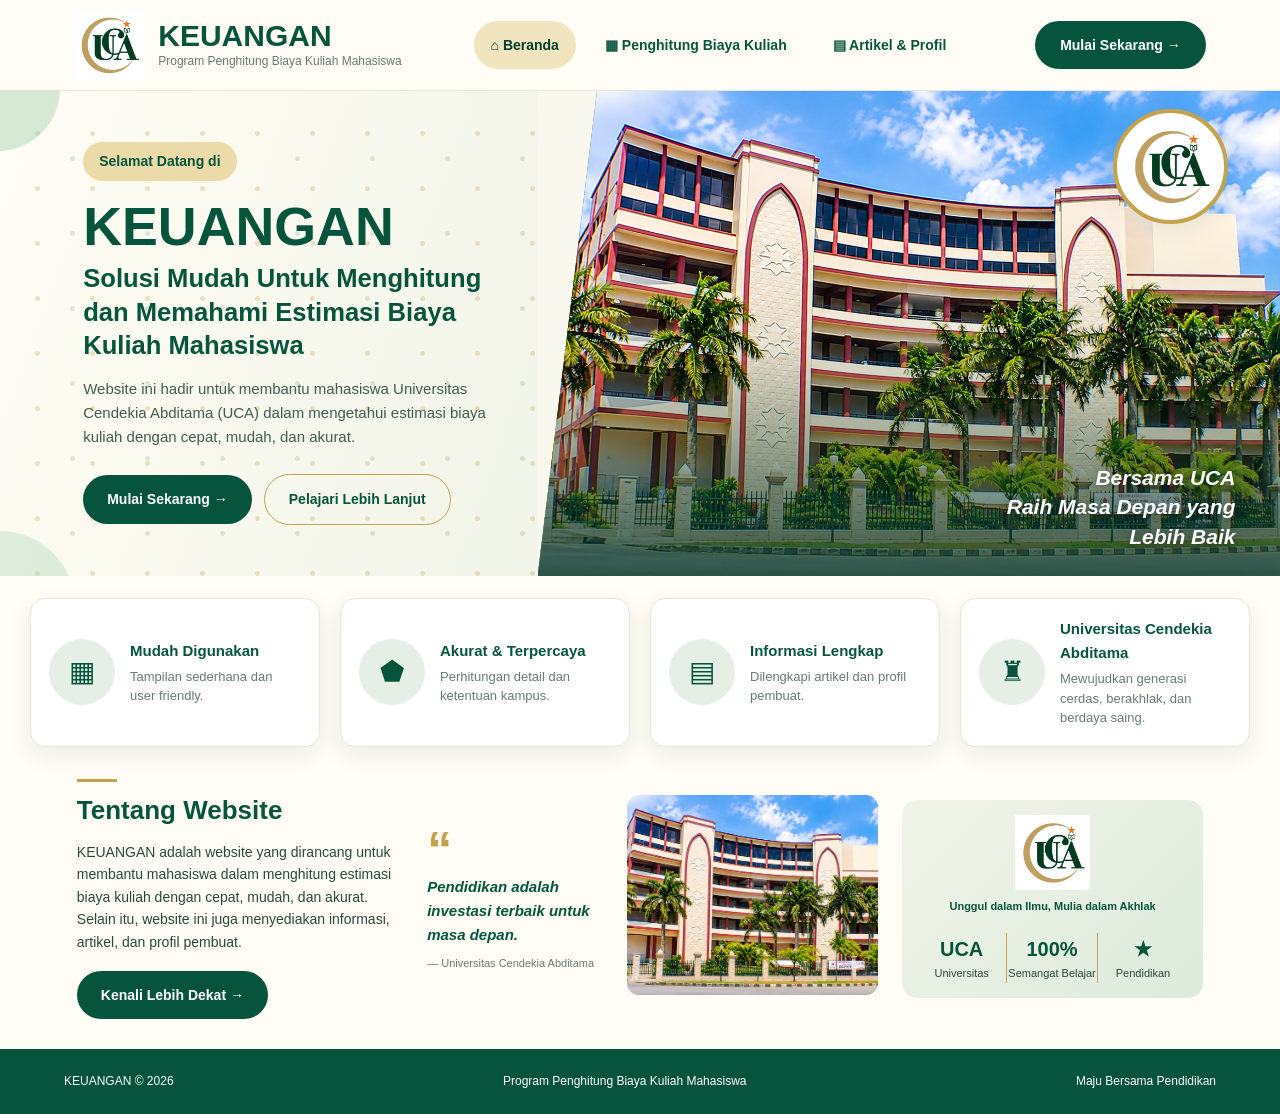
<file: index.html>
<!DOCTYPE html>
<html lang="id">
<head>
    <meta charset="UTF-8">
    <meta name="viewport" content="width=device-width, initial-scale=1.0">
    <title>KEUANGAN | Beranda</title>
    <link rel="stylesheet" href="style.css">
</head>
<body>

<!-- HEADER -->
<header class="site-header">
    <div class="header-content">

        <a href="index.html" class="brand">
            <img src="logo-uca.jpeg" alt="Logo UCA">
            <div>
                <h1>KEUANGAN</h1>
                <p>Program Penghitung Biaya Kuliah Mahasiswa</p>
            </div>
        </a>

        <nav class="main-nav">
            <a href="index.html" class="nav-link active">⌂ Beranda</a>
            <a href="kalkulator.html" class="nav-link">▦ Penghitung Biaya Kuliah</a>
            <a href="artikel.html" class="nav-link">▤ Artikel & Profil</a>
        </nav>

        <a href="kalkulator.html" class="header-button">
            Mulai Sekarang →
        </a>

    </div>
</header>

<main>

<!-- BERANDA UTAMA -->
<section class="home-hero" id="beranda">
    <div class="hero-content">

        <div class="hero-text">

            <span class="hero-label">Selamat Datang di</span>

            <h2>KEUANGAN</h2>

            <h3>
                Solusi Mudah Untuk Menghitung dan Memahami
                Estimasi Biaya Kuliah Mahasiswa
            </h3>

            <p>
                Website ini hadir untuk membantu mahasiswa
                Universitas Cendekia Abditama (UCA) dalam mengetahui
                estimasi biaya kuliah dengan cepat, mudah, dan akurat.
            </p>

            <div class="hero-buttons">

                <a href="kalkulator.html" class="button-primary">
                    Mulai Sekarang →
                </a>

                <a href="artikel.html" class="button-outline">
                    Pelajari Lebih Lanjut
                </a>

            </div>

        </div>

        <div class="hero-image">

            <img src="kampus-uca.jpeg" alt="Gedung Kampus UCA">

            <img src="logo-uca.jpeg" alt="Logo UCA" class="hero-logo">

            <div class="hero-caption">
                Bersama UCA<br>
                Raih Masa Depan yang Lebih Baik
            </div>

        </div>

    </div>
</section>


<!-- KEUNGGULAN WEBSITE -->
<section class="home-features">

    <div class="feature-card">
        <div class="feature-icon">▦</div>
        <div>
            <h3>Mudah Digunakan</h3>
            <p>Tampilan sederhana dan user friendly.</p>
        </div>
    </div>

    <div class="feature-card">
        <div class="feature-icon">⬟</div>
        <div>
            <h3>Akurat & Terpercaya</h3>
            <p>Perhitungan detail dan ketentuan kampus.</p>
        </div>
    </div>

    <div class="feature-card">
        <div class="feature-icon">▤</div>
        <div>
            <h3>Informasi Lengkap</h3>
            <p>Dilengkapi artikel dan profil pembuat.</p>
        </div>
    </div>

    <div class="feature-card">
        <div class="feature-icon">♜</div>
        <div>
            <h3>Universitas Cendekia Abditama</h3>
            <p>Mewujudkan generasi cerdas, berakhlak, dan berdaya saing.</p>
        </div>
    </div>

</section>


<!-- TENTANG WEBSITE -->
<section class="about-home" id="tentang">

    <div class="about-text">

        <span class="about-line"></span>

        <h2>Tentang Website</h2>

        <p>
            KEUANGAN adalah website yang dirancang untuk membantu
            mahasiswa dalam menghitung estimasi biaya kuliah
            dengan cepat, mudah, dan akurat. Selain itu, website
            ini juga menyediakan informasi, artikel, dan profil pembuat.
        </p>

        <a href="artikel.html" class="button-primary">
            Kenali Lebih Dekat →
        </a>

    </div>

    <div class="about-quote">

        <strong>“</strong>

        <blockquote>
            Pendidikan adalah investasi terbaik untuk masa depan.
        </blockquote>

        <small>— Universitas Cendekia Abditama</small>

    </div>

    <div class="about-campus">
        <img src="kampus-uca.jpeg" alt="Lingkungan Kampus UCA">
    </div>

    <div class="about-statistics">

        <img src="logo-uca.jpeg" alt="Logo UCA">

        <p>Unggul dalam Ilmu, Mulia dalam Akhlak</p>

        <div class="statistics-items">

            <div>
                <strong>UCA</strong>
                <span>Universitas</span>
            </div>

            <div>
                <strong>100%</strong>
                <span>Semangat Belajar</span>
            </div>

            <div>
                <strong>★</strong>
                <span>Pendidikan</span>
            </div>

        </div>

    </div>

</section>

</main>

<!-- FOOTER -->
<footer class="site-footer">
    <p>KEUANGAN © 2026</p>
    <p>Program Penghitung Biaya Kuliah Mahasiswa</p>
    <p>Maju Bersama Pendidikan</p>
</footer>

</body>
</html>
</file>
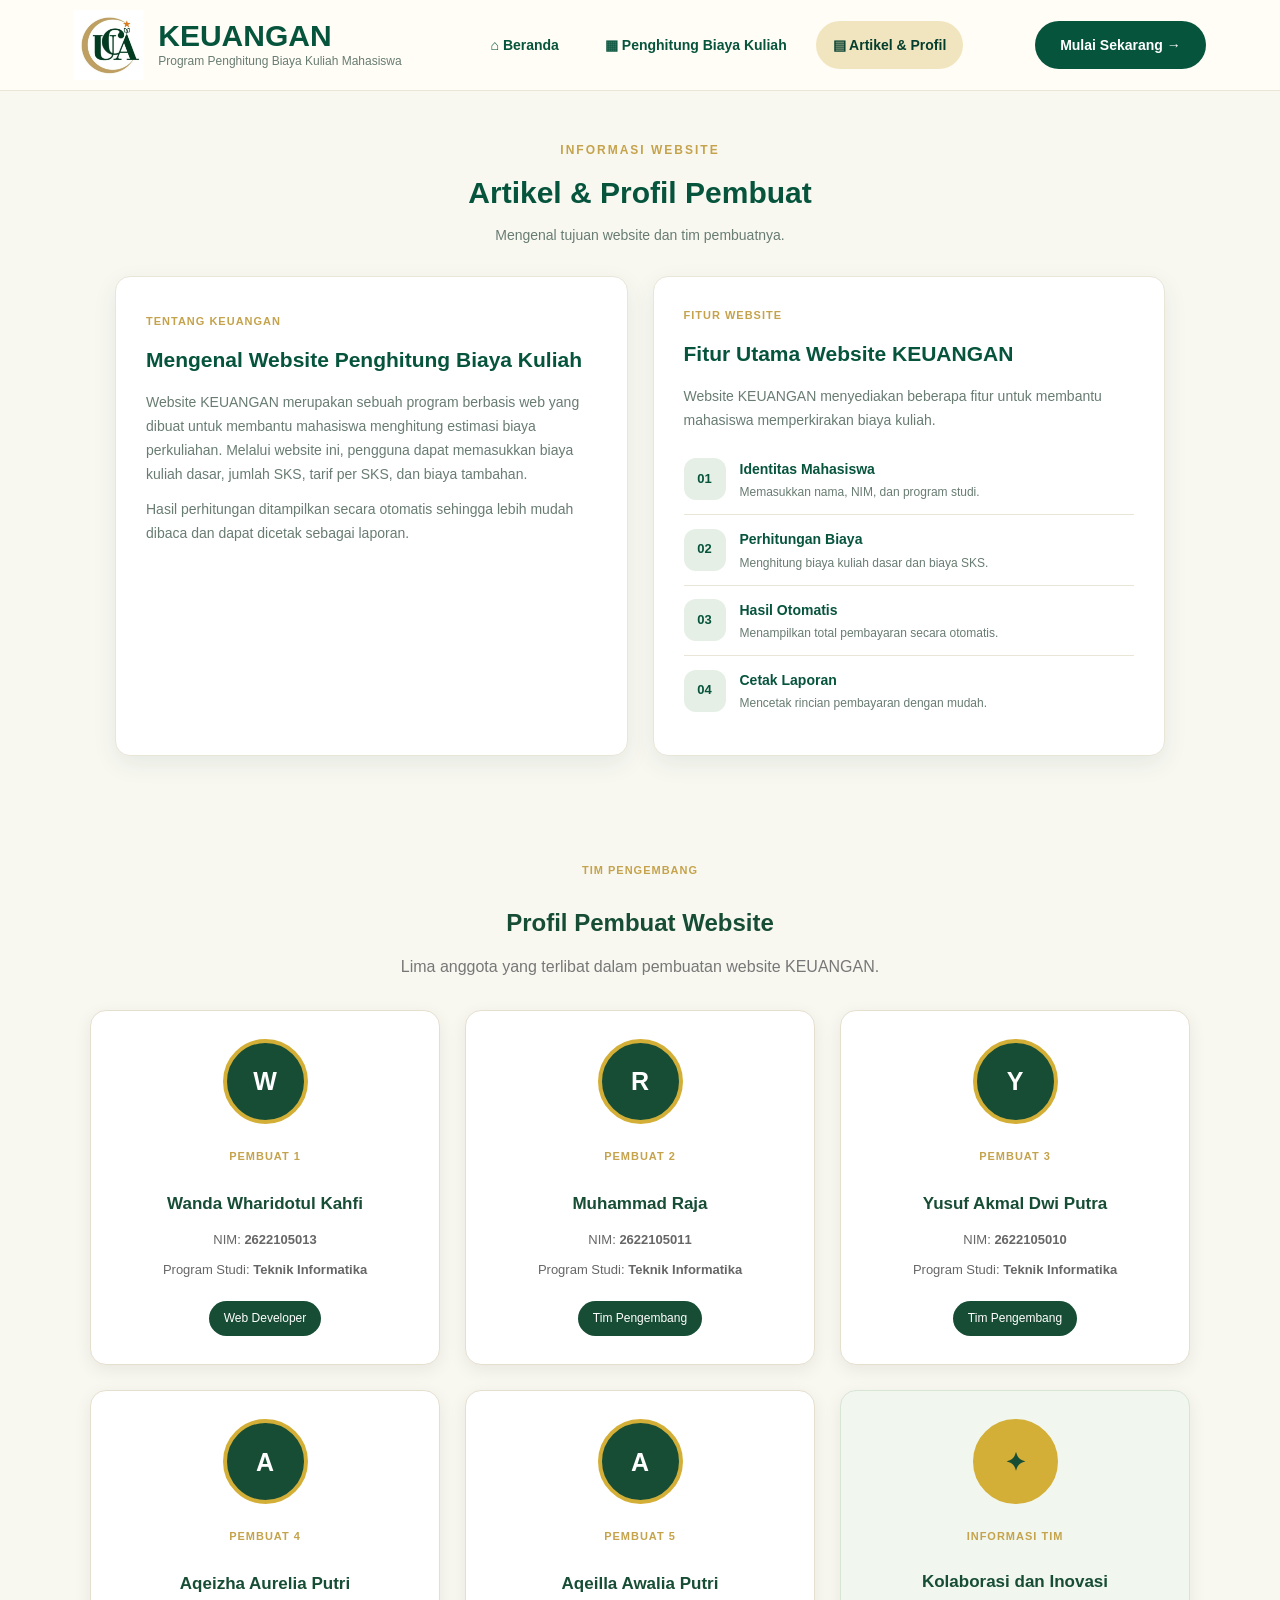
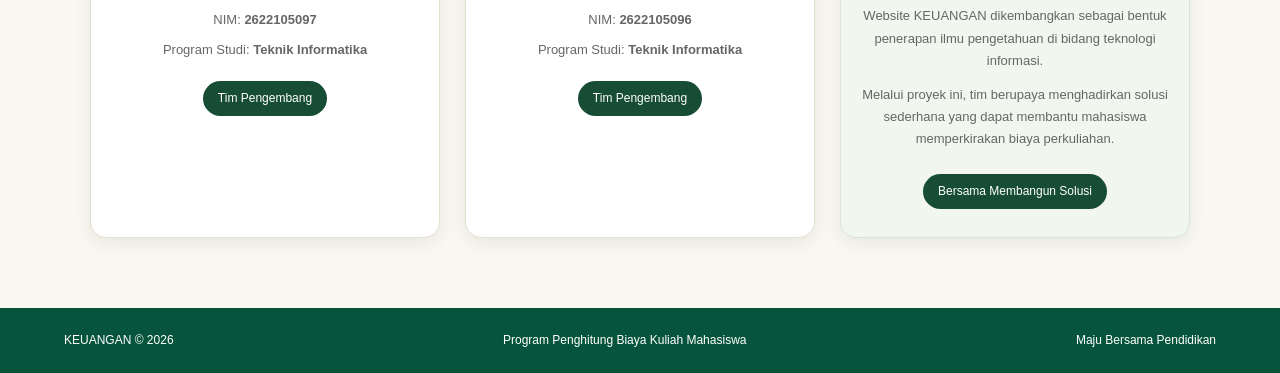
<file: artikel.html>
<!DOCTYPE html>
<html lang="id">
<head>
    <meta charset="UTF-8">
    <meta name="viewport" content="width=device-width, initial-scale=1.0">
    <title>KEUANGAN | Artikel & Profil</title>
    <link rel="stylesheet" href="style.css">
</head>
<body>

<!-- HEADER -->
<header class="site-header">
    <div class="header-content">

        <a href="index.html" class="brand">
            <img src="logo-uca.jpeg" alt="Logo UCA">
            <div>
                <h1>KEUANGAN</h1>
                <p>Program Penghitung Biaya Kuliah Mahasiswa</p>
            </div>
        </a>

        <nav class="main-nav">
            <a href="index.html" class="nav-link">⌂ Beranda</a>
            <a href="kalkulator.html" class="nav-link">▦ Penghitung Biaya Kuliah</a>
            <a href="artikel.html" class="nav-link active">▤ Artikel & Profil</a>
        </nav>

        <a href="kalkulator.html" class="header-button">
            Mulai Sekarang →
        </a>

    </div>
</header>

<main>

<section class="article-section" id="artikel">

    <div class="page-heading">
        <span>INFORMASI WEBSITE</span>
        <h2>Artikel & Profil Pembuat</h2>
        <p>Mengenal tujuan website dan tim pembuatnya.</p>
    </div>

    <div class="article-grid">

        <!-- ARTIKEL -->
        <article class="article-card">

            <span class="article-label">TENTANG KEUANGAN</span>

            <h3>Mengenal Website Penghitung Biaya Kuliah</h3>

            <p>
                Website KEUANGAN merupakan sebuah program berbasis
                web yang dibuat untuk membantu mahasiswa menghitung
                estimasi biaya perkuliahan. Melalui website ini,
                pengguna dapat memasukkan biaya kuliah dasar,
                jumlah SKS, tarif per SKS, dan biaya tambahan.
            </p>

            <p>
                Hasil perhitungan ditampilkan secara otomatis
                sehingga lebih mudah dibaca dan dapat dicetak
                sebagai laporan.
            </p>

        </article>

        
<!-- FITUR UTAMA WEBSITE -->
<article class="article-card feature-article-card">

    <span class="article-label">FITUR WEBSITE</span>

    <h3>Fitur Utama Website KEUANGAN</h3>

    <p>
        Website KEUANGAN menyediakan beberapa fitur
        untuk membantu mahasiswa memperkirakan biaya kuliah.
    </p>

    <div class="article-feature-item">
        <div class="article-feature-icon">01</div>
        <div>
            <h4>Identitas Mahasiswa</h4>
            <p>Memasukkan nama, NIM, dan program studi.</p>
        </div>
    </div>

    <div class="article-feature-item">
        <div class="article-feature-icon">02</div>
        <div>
            <h4>Perhitungan Biaya</h4>
            <p>Menghitung biaya kuliah dasar dan biaya SKS.</p>
        </div>
    </div>

    <div class="article-feature-item">
        <div class="article-feature-icon">03</div>
        <div>
            <h4>Hasil Otomatis</h4>
            <p>Menampilkan total pembayaran secara otomatis.</p>
        </div>
    </div>

    <div class="article-feature-item">
        <div class="article-feature-icon">04</div>
        <div>
            <h4>Cetak Laporan</h4>
            <p>Mencetak rincian pembayaran dengan mudah.</p>
        </div>
    </div>

</article>


    </div>

<!-- PROFIL LIMA PEMBUAT -->
<div class="profile-heading">
    <span class="article-label">TIM PENGEMBANG</span>
    <h2>Profil Pembuat Website</h2>
    <p>Lima anggota yang terlibat dalam pembuatan website KEUANGAN.</p>
</div>

<div class="profile-container">

    <!-- PROFIL 1 -->
    <article class="profile-card">
        <div class="profile-avatar">W</div>
        <span class="article-label">PEMBUAT 1</span>
        <h3>Wanda Wharidotul Kahfi</h3>
        <p>NIM: <strong>2622105013</strong></p>
        <p>Program Studi: <strong>Teknik Informatika</strong></p>
        <span class="profile-role">Web Developer</span>
    </article>

    <!-- PROFIL 2 -->
    <article class="profile-card">
        <div class="profile-avatar">R</div>
        <span class="article-label">PEMBUAT 2</span>
        <h3>Muhammad Raja</h3>
        <p>NIM: <strong>2622105011</strong></p>
        <p>Program Studi: <strong>Teknik Informatika</strong></p>
        <span class="profile-role">Tim Pengembang</span>
    </article>

    <!-- PROFIL 3 -->
    <article class="profile-card">
        <div class="profile-avatar">Y</div>
        <span class="article-label">PEMBUAT 3</span>
        <h3>Yusuf Akmal Dwi Putra</h3>
        <p>NIM: <strong>2622105010</strong></p>
        <p>Program Studi: <strong>Teknik Informatika</strong></p>
        <span class="profile-role">Tim Pengembang</span>
    </article>

    <!-- PROFIL 4 -->
    <article class="profile-card">
        <div class="profile-avatar">A</div>
        <span class="article-label">PEMBUAT 4</span>
        <h3>Aqeizha Aurelia Putri</h3>
        <p>NIM: <strong>2622105097</strong></p>
        <p>Program Studi: <strong>Teknik Informatika</strong></p>
        <span class="profile-role">Tim Pengembang</span>
    </article>

    <!-- PROFIL 5 -->
    <article class="profile-card">
        <div class="profile-avatar">A</div>
        <span class="article-label">PEMBUAT 5</span>
        <h3>Aqeilla Awalia Putri</h3>
        <p>NIM: <strong>2622105096</strong></p>
        <p>Program Studi: <strong>Teknik Informatika</strong></p>
        <span class="profile-role">Tim Pengembang</span>
    </article>

    <!-- KARTU INFORMASI TAMBAHAN -->
    <article class="profile-card profile-info-card">

        <div class="profile-avatar">✦</div>

        <span class="article-label">INFORMASI TIM</span>

        <h3>Kolaborasi dan Inovasi</h3>

        <p>
            Website KEUANGAN dikembangkan sebagai bentuk
            penerapan ilmu pengetahuan di bidang teknologi
            informasi.
        </p>

        <p>
            Melalui proyek ini, tim berupaya menghadirkan
            solusi sederhana yang dapat membantu mahasiswa
            memperkirakan biaya perkuliahan.
        </p>

        <span class="profile-role">Bersama Membangun Solusi</span>

    </article>

</div>


</section>

</main>

<!-- FOOTER -->
<footer class="site-footer">
    <p>KEUANGAN © 2026</p>
    <p>Program Penghitung Biaya Kuliah Mahasiswa</p>
    <p>Maju Bersama Pendidikan</p>
</footer>

</body>
</html>
</file>
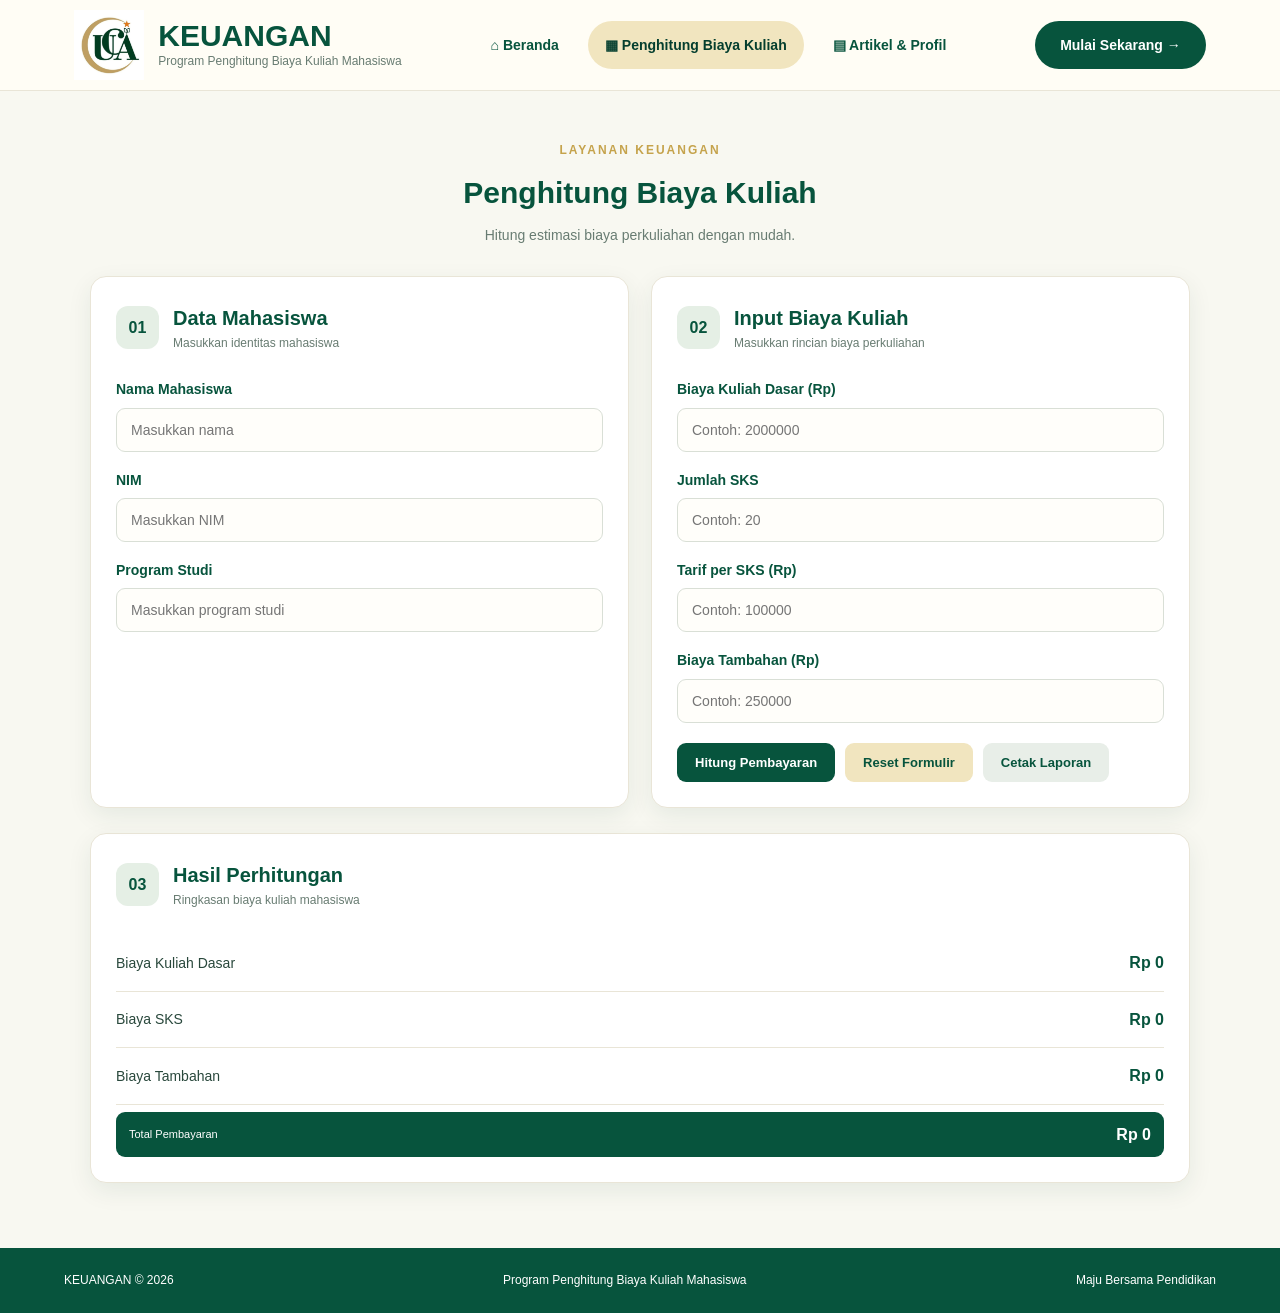
<file: kalkulator.html>
<!DOCTYPE html>
<html lang="id">
<head>
    <meta charset="UTF-8">
    <meta name="viewport" content="width=device-width, initial-scale=1.0">
    <title>KEUANGAN | Kalkulator Biaya Kuliah</title>
    <link rel="stylesheet" href="style.css">
</head>
<body>

<!-- HEADER -->
<header class="site-header">
    <div class="header-content">

        <a href="index.html" class="brand">
            <img src="logo-uca.jpeg" alt="Logo UCA">
            <div>
                <h1>KEUANGAN</h1>
                <p>Program Penghitung Biaya Kuliah Mahasiswa</p>
            </div>
        </a>

        <nav class="main-nav">
            <a href="index.html" class="nav-link">⌂ Beranda</a>
            <a href="kalkulator.html" class="nav-link active">▦ Penghitung Biaya Kuliah</a>
            <a href="artikel.html" class="nav-link">▤ Artikel & Profil</a>
        </nav>

        <a href="kalkulator.html" class="header-button">
            Mulai Sekarang →
        </a>

    </div>
</header>


<main>

<section class="calculator-section" id="kalkulator">

    <div class="page-heading">
        <span>LAYANAN KEUANGAN</span>
        <h2>Penghitung Biaya Kuliah</h2>
        <p>Hitung estimasi biaya perkuliahan dengan mudah.</p>
    </div>

    <div class="calculator-grid">

        <!-- DATA MAHASISWA -->
        <section class="card screen-only data-card">

            <div class="section-heading">
                <span class="section-number">01</span>

                <div>
                    <h2>Data Mahasiswa</h2>
                    <p>Masukkan identitas mahasiswa</p>
                </div>
            </div>

            <div class="form-group">
                <label for="nama">Nama Mahasiswa</label>
                <input type="text" id="nama" placeholder="Masukkan nama">
            </div>

            <div class="form-group">
                <label for="nim">NIM</label>
                <input type="text" id="nim" placeholder="Masukkan NIM">
            </div>

            <div class="form-group">
                <label for="prodi">Program Studi</label>
                <input type="text" id="prodi" placeholder="Masukkan program studi">
            </div>

        </section>


        <!-- INPUT BIAYA -->
        <section class="card screen-only input-card">

            <div class="section-heading">
                <span class="section-number">02</span>

                <div>
                    <h2>Input Biaya Kuliah</h2>
                    <p>Masukkan rincian biaya perkuliahan</p>
                </div>
            </div>

            <div class="form-group">
                <label for="biayaKuliah">Biaya Kuliah Dasar (Rp)</label>
                <input type="number" id="biayaKuliah" min="0"
                    step="1" placeholder="Contoh: 2000000">
            </div>

            <div class="form-group">
                <label for="jumlahSKS">Jumlah SKS</label>
                <input type="number" id="jumlahSKS" min="0"
                    step="1" placeholder="Contoh: 20">
            </div>

            <div class="form-group">
                <label for="tarifSKS">Tarif per SKS (Rp)</label>
                <input type="number" id="tarifSKS" min="0"
                    step="1" placeholder="Contoh: 100000">
            </div>

            <div class="form-group">
                <label for="biayaTambahan">Biaya Tambahan (Rp)</label>
                <input type="number" id="biayaTambahan" min="0"
                    step="1" placeholder="Contoh: 250000">
            </div>

            <div class="button-group">

                <button type="button" id="hitungBtn" class="btn btn-primary">
                    Hitung Pembayaran
                </button>

                <button type="button" id="resetBtn" class="btn btn-secondary">
                    Reset Formulir
                </button>

                <button type="button" id="cetakBtn" class="btn btn-print">
                    Cetak Laporan
                </button>

            </div>

        </section>

    </div>


    <!-- HASIL PERHITUNGAN -->
    <section class="card screen-results screen-only">

        <div class="section-heading">
            <span class="section-number">03</span>

            <div>
                <h2>Hasil Perhitungan</h2>
                <p>Ringkasan biaya kuliah mahasiswa</p>
            </div>
        </div>

        <div class="result-row">
            <span>Biaya Kuliah Dasar</span>
            <strong id="hasilDasar">Rp 0</strong>
        </div>

        <div class="result-row">
            <span>Biaya SKS</span>
            <strong id="hasilSKS">Rp 0</strong>
        </div>

        <div class="result-row">
            <span>Biaya Tambahan</span>
            <strong id="hasilTambahan">Rp 0</strong>
        </div>

        <div class="result-total">
            <span>Total Pembayaran</span>
            <strong id="hasilTotal">Rp 0</strong>
        </div>

    </section>


    <!-- LAPORAN CETAK -->
    <section class="print-report">

        <div class="report-header">
            <h2>LAPORAN RINCIAN PEMBAYARAN BIAYA KULIAH</h2>
            <p>Program Penghitung Biaya Kuliah Mahasiswa</p>
        </div>

        <h3>A. Identitas Mahasiswa</h3>

        <table>
            <tbody>
                <tr>
                    <td>Nama Mahasiswa</td>
                    <td id="cetakNama">-</td>
                </tr>

                <tr>
                    <td>NIM</td>
                    <td id="cetakNim">-</td>
                </tr>

                <tr>
                    <td>Program Studi</td>
                    <td id="cetakProdi">-</td>
                </tr>
            </tbody>
        </table>

        <h3>B. Rincian Pembayaran</h3>

        <table>
            <thead>
                <tr>
                    <th>Jenis Biaya</th>
                    <th>Jumlah</th>
                </tr>
            </thead>

            <tbody>
                <tr>
                    <td>Biaya Kuliah Dasar</td>
                    <td id="cetakDasar">Rp 0</td>
                </tr>

                <tr>
                    <td>Biaya SKS</td>
                    <td id="cetakSKS">Rp 0</td>
                </tr>

                <tr>
                    <td>Biaya Tambahan</td>
                    <td id="cetakTambahan">Rp 0</td>
                </tr>

                <tr>
                    <th>Total Pembayaran</th>
                    <th id="cetakTotal">Rp 0</th>
                </tr>
            </tbody>
        </table>

        <div class="report-note">
            Laporan dibuat melalui program KEUANGAN.
        </div>

        <div class="signature">

            <p id="tanggalCetak">Tanggal: -</p>
            <p>Mahasiswa,</p>

            <div class="signature-space"></div>

            <p id="namaTandaTangan">(Nama Mahasiswa)</p>
            <p>NIM: <span id="nimTandaTangan">-</span></p>

        </div>

    </section>

</section>

</main>


<!-- FOOTER -->
<footer class="site-footer">
    <p>KEUANGAN © 2026</p>
    <p>Program Penghitung Biaya Kuliah Mahasiswa</p>
    <p>Maju Bersama Pendidikan</p>
</footer>

<script src="script.js"></script>

</body>
</html>
</file>
<file: style.css>
/* KEUANGAN UCA TEMA HIJAU, EMAS, DAN IVORY */

:root {
    --hijau: #07543d;
    --hijau-gelap: #043e2e;
    --hijau-muda: #e5efe5;
    --emas: #c5a34c;
    --emas-muda: #f1e5bf;
    --ivory: #fffdf5;
    --putih: #ffffff;
    --teks: #29483c;
    --abu: #687c72;
    --border: #e9e5d7;
    --bayangan: 0 8px 25px rgba(4, 62, 46, 0.08);
}

* {
    margin: 0;
    padding: 0;
    box-sizing: border-box;
}

html {
    scroll-behavior: smooth;
}

body {
    font-family: Arial, Helvetica, sans-serif;
    background: var(--ivory);
    color: var(--teks);
    line-height: 1.6;
}

img {
    max-width: 100%;
}

a {
    text-decoration: none;
}

/* HEADER DAN NAVIGASI */

.site-header {
    width: 100%;
    background: rgba(255, 253, 245, 0.98);
    border-bottom: 1px solid var(--border);
    position: sticky;
    top: 0;
    z-index: 1000;
}

.header-content {
    width: 100%;
    max-width: 1500px;
    min-height: 84px;
    margin: auto;
    padding: 10px 5.8%;
    display: flex;
    align-items: center;
    justify-content: space-between;
    gap: 25px;
}

.brand {
    display: flex;
    align-items: center;
    gap: 14px;
    color: var(--hijau);
    flex-shrink: 0;
}

.brand img {
    width: 70px;
    height: 70px;
    object-fit: contain;
}

.brand h1 {
    font-size: 30px;
    line-height: 1.1;
    font-weight: 800;
}

.brand p {
    font-size: 12px;
    color: var(--abu);
}

.main-nav {
    display: flex;
    align-items: center;
    justify-content: center;
    gap: 12px;
}

.nav-link {
    color: var(--hijau);
    padding: 13px 17px;
    border-radius: 30px;
    font-size: 14px;
    font-weight: 600;
    white-space: nowrap;
    transition: 0.25s;
}

.nav-link:hover,
.nav-link.active {
    background: var(--emas-muda);
    color: var(--hijau-gelap);
}

.header-button {
    background: var(--hijau);
    color: white;
    padding: 13px 25px;
    border-radius: 30px;
    font-size: 14px;
    font-weight: 700;
    white-space: nowrap;
    transition: 0.25s;
}

.header-button:hover {
    background: var(--hijau-gelap);
}

/* BERANDA / HERO */

.home-hero {
    width: 100%;
    min-height: 485px;
    overflow: hidden;
    background: #f8f8ee;
}

.hero-content {
    width: 100%;
    min-height: 485px;
    display: grid;
    grid-template-columns: 42% 58%;
    align-items: stretch;
    gap: 0;
}

/* TEKS SEBELAH KIRI */

.hero-text {
    position: relative;
    z-index: 2;
    display: flex;
    flex-direction: column;
    justify-content: center;
    align-items: flex-start;
    padding: 40px 35px 40px 6.5vw;
    background: linear-gradient(110deg, #fffdf5, #f1f4e8);
}

.hero-label {
    display: inline-block;
    width: fit-content;
    padding: 8px 16px;
    margin-bottom: 12px;
    border-radius: 30px;
    background: #eadba8;
    color: var(--hijau);
    font-size: 14px;
    font-weight: 700;
}

.hero-text h2 {
    margin: 5px 0 8px;
    color: var(--hijau);
    font-size: clamp(42px, 4.2vw, 68px);
    font-weight: 900;
    line-height: 1.05;
}

.hero-text h3 {
    margin-bottom: 15px;
    color: var(--hijau);
    font-size: clamp(19px, 2vw, 29px);
    line-height: 1.3;
}

.hero-text p {
    max-width: 480px;
    margin-bottom: 20px;
    color: #405d50;
    font-size: 15px;
    line-height: 1.6;
}

/* TOMBOL BERANDA */

.hero-buttons {
    display: flex;
    flex-wrap: wrap;
    align-items: center;
    gap: 12px;
    margin-top: 5px;
}

.button-primary,
.button-outline {
    display: inline-flex;
    align-items: center;
    justify-content: center;
    padding: 13px 24px;
    border-radius: 30px;
    font-size: 14px;
    font-weight: 700;
    transition: 0.25s;
}

.button-primary {
    background: var(--hijau);
    color: white;
}

.button-primary:hover {
    background: var(--hijau-gelap);
    transform: translateY(-2px);
}

.button-outline {
    border: 1px solid var(--emas);
    color: var(--hijau);
    background: transparent;
}

.button-outline:hover {
    background: var(--emas-muda);
}

/* FOTO KAMPUS SEBELAH KANAN */

.hero-image {
    position: relative;
    z-index: 1;
    width: 100%;
    height: 485px;
    min-height: 485px;
    overflow: hidden;
    isolation: isolate;
    background: var(--hijau);
    clip-path: polygon(8% 0, 100% 0, 100% 100%, 0 100%);
}

.hero-image > img:first-child {
    position: absolute;
    inset: 0;
    display: block;
    width: 100%;
    height: 100%;
    object-fit: cover;
    object-position: center center;
}

.hero-image::after {
    content: "";
    position: absolute;
    inset: 0;
    z-index: 1;
    pointer-events: none;
    background: linear-gradient(
        to top,
        rgba(3, 55, 39, 0.78),
        rgba(3, 55, 39, 0.08) 48%,
        transparent 72%
    );
}

/* LOGO DI ATAS FOTO */

.hero-logo {
    position: absolute;
    top: 18px;
    right: 7%;
    z-index: 3;
    width: 115px;
    height: 115px;
    padding: 8px;
    object-fit: contain;
    border: 4px solid var(--emas);
    border-radius: 50%;
    background: white;
    box-shadow: var(--bayangan);
}

/* TULISAN DI FOTO */

.hero-caption {
    position: absolute;
    z-index: 3;
    right: 6%;
    bottom: 25px;
    max-width: 280px;
    color: white;
    text-align: right;
    font-size: 21px;
    font-weight: 700;
    font-style: italic;
    line-height: 1.4;
    text-shadow: 0 2px 8px rgba(0, 0, 0, 0.4);
}

/* KEUNGGULAN WEBSITE */

.home-features {
    max-width: 1400px;
    margin: auto;
    padding: 22px 30px;
    display: grid;
    grid-template-columns: repeat(4, 1fr);
    gap: 20px;
    background: var(--ivory);
}

.feature-card {
    display: flex;
    align-items: center;
    gap: 15px;
    padding: 18px;
    background: white;
    border: 1px solid var(--border);
    border-radius: 15px;
    box-shadow: var(--bayangan);
}

.feature-icon {
    width: 66px;
    height: 66px;
    flex-shrink: 0;
    display: flex;
    justify-content: center;
    align-items: center;
    background: var(--hijau-muda);
    color: var(--hijau);
    border-radius: 50%;
    font-size: 28px;
}

.feature-card h3 {
    color: var(--hijau);
    font-size: 15px;
    margin-bottom: 4px;
}

.feature-card p {
    color: var(--abu);
    font-size: 13px;
    line-height: 1.5;
}

/* TENTANG WEBSITE */

.about-home {
    max-width: 1400px;
    margin: auto;
    padding: 10px 6% 30px;
    display: grid;
    grid-template-columns: 1.3fr 0.7fr 1fr 1.2fr;
    align-items: center;
    gap: 24px;
}

.about-text h2 {
    color: var(--hijau);
    font-size: 26px;
    margin: 8px 0 10px;
}

.about-line {
    display: block;
    width: 40px;
    height: 3px;
    background: var(--emas);
}

.about-text p {
    color: var(--teks);
    font-size: 14px;
    line-height: 1.6;
    margin-bottom: 18px;
}

.about-quote strong {
    color: var(--emas);
    font-size: 50px;
    line-height: 1;
}

.about-quote blockquote {
    color: var(--hijau);
    font-size: 15px;
    font-style: italic;
    font-weight: 600;
}

.about-quote small {
    display: block;
    color: var(--abu);
    font-size: 11px;
    margin-top: 8px;
}

.about-campus img {
    width: 100%;
    height: 200px;
    object-fit: cover;
    border-radius: 12px;
}

.about-statistics {
    background: linear-gradient(135deg, #f1f4e8, #dcebdc);
    border-radius: 15px;
    padding: 15px;
    text-align: center;
}

.about-statistics > img {
    width: 75px;
    height: 75px;
    object-fit: contain;
}

.about-statistics > p {
    color: var(--hijau);
    font-size: 11px;
    font-weight: 600;
}

.statistics-items {
    display: grid;
    grid-template-columns: repeat(3, 1fr);
    margin-top: 18px;
}

.statistics-items div {
    display: flex;
    flex-direction: column;
    border-right: 1px solid var(--emas);
}

.statistics-items div:last-child {
    border-right: none;
}

.statistics-items strong {
    color: var(--hijau);
    font-size: 20px;
}

.statistics-items span {
    color: var(--teks);
    font-size: 11px;
}

/* JUDUL HALAMAN */

.page-heading {
    text-align: center;
    padding: 45px 20px 30px;
}

.page-heading > span {
    color: var(--emas);
    font-size: 12px;
    font-weight: 800;
    letter-spacing: 2px;
}

.page-heading h2 {
    color: var(--hijau);
    font-size: 30px;
    margin: 7px 0;
}

.page-heading p {
    color: var(--abu);
    font-size: 14px;
}

/* KALKULATOR */

.calculator-section,
.article-section {
    min-height: 75vh;
    padding-bottom: 40px;
    background: #f8f8f1;
}

.calculator-grid {
    max-width: 1150px;
    margin: auto;
    padding: 0 25px;
    display: grid;
    grid-template-columns: 1fr 1fr;
    gap: 22px;
}

.card {
    background: white;
    border: 1px solid var(--border);
    border-radius: 16px;
    padding: 25px;
    box-shadow: var(--bayangan);
}

.section-heading {
    display: flex;
    align-items: center;
    gap: 14px;
    margin-bottom: 25px;
}

.section-number {
    width: 43px;
    height: 43px;
    display: flex;
    align-items: center;
    justify-content: center;
    background: var(--hijau-muda);
    color: var(--hijau);
    border-radius: 12px;
    font-weight: 800;
}

.section-heading h2 {
    color: var(--hijau);
    font-size: 20px;
}

.section-heading p {
    color: var(--abu);
    font-size: 12px;
}

.form-group {
    display: flex;
    flex-direction: column;
    gap: 7px;
    margin-bottom: 17px;
}

.form-group label {
    color: var(--hijau);
    font-size: 14px;
    font-weight: 700;
}

.form-group input {
    width: 100%;
    padding: 13px 14px;
    border: 1px solid #d9dfd6;
    border-radius: 9px;
    outline: none;
    background: #fffefa;
    color: var(--teks);
    font-size: 14px;
}

.form-group input:focus {
    border-color: var(--hijau);
    box-shadow: 0 0 0 3px rgba(7, 84, 61, 0.09);
}

.button-group {
    display: flex;
    flex-wrap: wrap;
    gap: 10px;
    margin-top: 20px;
}

.btn {
    border: none;
    border-radius: 9px;
    padding: 12px 18px;
    cursor: pointer;
    font-size: 13px;
    font-weight: 700;
    transition: 0.2s;
}

.btn-primary {
    background: var(--hijau);
    color: white;
}

.btn-secondary {
    background: var(--emas-muda);
    color: var(--hijau);
}

.btn-print {
    background: #e8eee8;
    color: var(--hijau);
}

.btn:hover {
    opacity: 0.85;
    transform: translateY(-2px);
}

/* HASIL PERHITUNGAN */

.screen-results {
    max-width: 1100px;
    margin: 25px auto;
    padding: 25px;
}

.result-row,
.result-total {
    display: flex;
    justify-content: space-between;
    align-items: center;
    gap: 15px;
    padding: 15px 0;
    border-bottom: 1px solid var(--border);
}

.result-row span {
    color: var(--teks);
    font-size: 14px;
}

.result-row strong {
    color: var(--hijau);
}

.result-total {
    margin-top: 10px;
    border: none;
    background: var(--hijau);
    color: white;
    border-radius: 10px;
    padding: 18px;
}

.result-total strong {
    font-size: 20px;
}

/* LAPORAN CETAK */

.print-report {
    display: none;
    max-width: 850px;
    margin: 30px auto;
    padding: 35px;
    background: white;
    color: black;
}

.report-header {
    text-align: center;
    margin-bottom: 30px;
}

.report-header h2 {
    font-size: 21px;
    margin-bottom: 7px;
}

.print-report h3 {
    font-size: 16px;
    margin: 20px 0 10px;
}

.print-report table {
    width: 100%;
    border-collapse: collapse;
    margin-bottom: 20px;
}

.print-report td,
.print-report th {
    border: 1px solid #999;
    padding: 10px;
    text-align: left;
    font-size: 13px;
}

.report-note {
    font-size: 12px;
    margin-top: 25px;
}

.signature {
    text-align: right;
    margin-top: 35px;
}

.signature-space {
    height: 65px;
}


/* CETAK LAPORAN - A4 SATU HALAMAN */

@page {
    size: A4 portrait;
    margin: 15mm;
}

@media print {

    html,
    body {
        width: 100%;
        margin: 0 !important;
        padding: 0 !important;
        background: #ffffff !important;
        color: #000000 !important;
        font-family: Arial, Helvetica, sans-serif !important;
        font-size: 12px !important;
    }

    .site-header,
    .site-footer,
    .screen-only {
        display: none !important;
    }

    .calculator-section {
        display: block !important;
        min-height: 0 !important;
        padding: 0 !important;
        margin: 0 !important;
        background: white !important;
    }

    .print-report {
        display: block !important;
        width: 100% !important;
        max-width: none !important;
        margin: 0 !important;
        padding: 0 !important;
        background: white !important;
        color: black !important;
        border: none !important;
        border-radius: 0 !important;
        box-shadow: none !important;
        font-family: Arial, Helvetica, sans-serif !important;
        font-size: 12px !important;
        line-height: 1.5 !important;
    }

    .report-header {
        text-align: center !important;
        margin: 0 0 25px !important;
        padding: 0 !important;
        background: white !important;
        border: none !important;
        box-shadow: none !important;
    }

    .report-header h2 {
        color: black !important;
        font-size: 18px !important;
        font-weight: bold !important;
        margin: 0 0 6px !important;
    }

    .report-header p {
        color: black !important;
        font-size: 12px !important;
    }

    .print-report h3 {
        color: black !important;
        font-size: 14px !important;
        margin: 20px 0 10px !important;
        page-break-after: avoid;
    }

    .print-report table {
        width: 100% !important;
        border-collapse: collapse !important;
        margin: 0 0 20px !important;
        background: white !important;
        box-shadow: none !important;
        page-break-inside: avoid;
    }

    .print-report tr {
        page-break-inside: avoid;
    }

    .print-report td,
    .print-report th {
        padding: 9px 10px !important;
        border: 1px solid #555555 !important;
        color: black !important;
        background: white !important;
        font-size: 12px !important;
        line-height: 1.4 !important;
        text-align: left !important;
        vertical-align: middle !important;
    }

    .report-note {
        color: black !important;
        font-size: 11px !important;
        margin-top: 20px !important;
    }

    .signature {
        color: black !important;
        text-align: right !important;
        margin-top: 25px !important;
        page-break-inside: avoid;
    }

    .signature-space {
        height: 45px !important;
    }

    .signature p {
        color: black !important;
        font-size: 12px !important;
    }

    * {
        box-shadow: none !important;
        text-shadow: none !important;
        animation: none !important;
        transform: none !important;
    }
}

/* ARTIKEL DAN PROFIL */

.article-grid {
    max-width: 1100px;
    margin: auto;
    padding: 0 25px 45px;
    display: grid;
    grid-template-columns: 1fr 1fr;
    gap: 25px;
}

.article-card,
.profile-card {
    background: white;
    border: 1px solid var(--border);
    border-radius: 15px;
    padding: 30px;
    box-shadow: var(--bayangan);
}

.article-label {
    display: inline-block;
    color: var(--emas);
    font-size: 11px;
    font-weight: 800;
    letter-spacing: 1px;
    margin-bottom: 12px;
}

.article-card h3,
.profile-card h3 {
    color: var(--hijau);
    font-size: 21px;
    margin-bottom: 15px;
}

.article-card p,
.profile-card p {
    color: var(--abu);
    font-size: 14px;
    line-height: 1.7;
    margin-bottom: 12px;
}

.profile-avatar {
    width: 65px;
    height: 65px;
    display: flex;
    justify-content: center;
    align-items: center;
    background: var(--hijau-muda);
    border: 1px solid var(--emas);
    border-radius: 50%;
    color: var(--hijau);
    font-size: 22px;
    font-weight: 800;
    margin-bottom: 20px;
}

/* =========================================
   FOOTER
========================================= */

.site-footer {
    min-height: 65px;
    background: var(--hijau);
    color: white;
    padding: 18px 5%;
    display: flex;
    justify-content: space-between;
    align-items: center;
    gap: 15px;
    font-size: 12px;
}

/* RESPONSIVE TABLET */

@media (min-width: 701px) and (max-width: 1000px) {
    .header-content {
        flex-wrap: wrap;
        justify-content: center;
    }

    .hero-content {
        grid-template-columns: 42% 58%;
    }

    .hero-text {
        padding-left: 4%;
    }

    .hero-image {
        clip-path: polygon(6% 0, 100% 0, 100% 100%, 0 100%);
    }

    .hero-logo {
        width: 95px;
        height: 95px;
    }

    .home-features {
        grid-template-columns: repeat(2, 1fr);
    }

    .about-home {
        grid-template-columns: repeat(2, 1fr);
    }
}

/* RESPONSIVE HP */

@media (max-width: 700px) {

    /* HEADER HP */

    .header-content {
        padding: 10px 12px;
        gap: 8px;
        min-height: auto;
        flex-direction: row;
        flex-wrap: wrap;
    }

    .brand {
        width: 100%;
        justify-content: center;
        gap: 9px;
    }

    .brand img {
        width: 48px;
        height: 48px;
    }

    .brand h1 {
        font-size: 22px;
    }

    .brand p {
        font-size: 9px;
    }

    .main-nav {
        width: 100%;
        display: flex;
        justify-content: space-between;
        gap: 3px;
    }

    .nav-link {
        flex: 1;
        text-align: center;
        padding: 9px 3px;
        font-size: 10px;
        white-space: normal;
    }

    .header-button {
        display: none !important;
    }

    /* BERANDA HP */

    .home-hero,
    .hero-content {
        min-height: auto;
    }

    .hero-content {
        display: flex;
        flex-direction: column;
    }

    .hero-text {
        order: 1;
        padding: 35px 22px 30px;
    }

    .hero-text h2 {
        font-size: 39px;
    }

    .hero-text h3 {
        font-size: 20px;
    }

    .hero-text p {
        font-size: 13px;
    }

    .hero-image {
        order: 2;
        width: 100%;
        height: 260px;
        min-height: 260px;
        clip-path: none;
    }

    .hero-logo {
        width: 75px;
        height: 75px;
        top: 12px;
        right: 12px;
    }

    .hero-caption {
        right: 15px;
        bottom: 15px;
        max-width: 190px;
        font-size: 15px;
    }

    .hero-buttons {
        gap: 9px;
    }

    .button-primary,
    .button-outline {
        padding: 10px 15px;
        font-size: 12px;
    }

    /* KEUNGGULAN HP */

    .home-features {
        grid-template-columns: 1fr 1fr;
        padding: 15px;
        gap: 10px;
    }

    .feature-card {
        padding: 12px;
        gap: 9px;
        flex-direction: column;
        align-items: flex-start;
    }

    .feature-icon {
        width: 42px;
        height: 42px;
        font-size: 20px;
    }

    .feature-card h3 {
        font-size: 12px;
    }

    .feature-card p {
        font-size: 10px;
    }

    /* TENTANG HP */

    .about-home {
        grid-template-columns: 1fr;
        padding: 20px;
        gap: 20px;
    }

    .about-text h2 {
        font-size: 23px;
    }

    .about-campus img {
        height: 210px;
    }

    /* KALKULATOR HP */

    .calculator-grid {
        grid-template-columns: 1fr;
        padding: 0 15px;
        gap: 15px;
    }

    .card {
        padding: 18px;
    }

    .section-heading h2 {
        font-size: 17px;
    }

    .button-group {
        flex-direction: column;
    }

    .button-group .btn {
        width: 100%;
    }

    .screen-results {
        margin: 18px 15px;
        padding: 18px;
    }

    .result-row,
    .result-total {
        font-size: 13px;
    }

    /* ARTIKEL HP */

    .article-grid {
        grid-template-columns: 1fr;
        padding: 0 15px 30px;
        gap: 15px;
    }

    .article-card,
    .profile-card {
        padding: 22px;
    }

    .page-heading {
        padding: 35px 15px 25px;
    }

    .page-heading h2 {
        font-size: 24px;
    }

    /* FOOTER HP */

    .site-footer {
        flex-direction: column;
        text-align: center;
        padding: 18px 10px;
        gap: 5px;
        font-size: 10px;
    }
}


/* PARTIKEL DEKORATIF BERANDA */

.home-hero {
    position: relative;
    isolation: isolate;
}

.hero-content {
    position: relative;
    isolation: isolate;
}

/* Partikel titik-titik pada area teks */
.hero-text {
    position: relative;
    overflow: hidden;
    isolation: isolate;
    background-image:
        radial-gradient(circle, rgba(197, 163, 76, 0.30) 2px, transparent 3px),
        radial-gradient(circle, rgba(7, 84, 61, 0.13) 2px, transparent 3px),
        linear-gradient(110deg, #fffdf5, #f1f4e8);

    background-size:
        55px 55px,
        75px 75px,
        100% 100%;

    background-position:
        10px 15px,
        35px 30px,
        center;
}

/* Ornamen lengkung sudut kiri atas */
.hero-text::before {
    content: "";
    position: absolute;
    width: 125px;
    height: 125px;
    top: -65px;
    left: -65px;
    border-radius: 50%;
    background: rgba(135, 194, 151, 0.35);
    pointer-events: none;
}

/* Ornamen lengkung sudut kiri bawah */
.hero-text::after {
    content: "";
    position: absolute;
    width: 150px;
    height: 150px;
    bottom: -105px;
    left: -75px;
    border-radius: 50%;
    background: rgba(135, 194, 151, 0.25);
    pointer-events: none;
}

/* Animasi partikel halus */
@keyframes partikelMengambang {
    0%, 100% {
        background-position:
            10px 15px,
            35px 30px,
            center;
    }

    50% {
        background-position:
            10px 25px,
            35px 20px,
            center;
    }
}

.hero-text {
    animation: partikelMengambang 8s ease-in-out infinite;
}

/* Hormati pengaturan pengurangan animasi */
@media (prefers-reduced-motion: reduce) {
    .hero-text {
        animation: none;
    }
}


/* JUDUL PROFIL */
.profile-heading {
    text-align: center;
    margin: 55px auto 30px;
}

.profile-heading h2 {
    color: #174d35;
    margin: 12px 0;
}

.profile-heading p {
    color: #777;
}

/* CONTAINER 5 PROFIL */
.profile-container {
    display: grid;
    grid-template-columns: repeat(3, minmax(0, 1fr));
    gap: 25px;
    max-width: 1100px;
    margin: 30px auto;
}

/* KARTU PROFIL */
.profile-card {
    background: #fff;
    padding: 28px 18px;
    border-radius: 16px;
    text-align: center;
    border: 1px solid #e5dfce;
    box-shadow: 0 5px 18px rgba(0, 0, 0, 0.07);
    transition: 0.3s;
}

.profile-card:hover {
    transform: translateY(-5px);
}

.profile-avatar {
    width: 85px;
    height: 85px;
    margin: 0 auto 18px;
    display: flex;
    align-items: center;
    justify-content: center;
    border-radius: 50%;
    background: #174d35;
    color: #fff;
    border: 4px solid #d4af37;
    font-size: 25px;
    font-weight: bold;
}

.profile-card h3 {
    color: #174d35;
    font-size: 17px;
    margin: 12px 0;
}

.profile-card p {
    color: #666;
    font-size: 13px;
    margin: 8px 0;
}

.profile-role {
    display: inline-block;
    margin-top: 12px;
    padding: 8px 15px;
    background: #174d35;
    color: white;
    border-radius: 20px;
    font-size: 12px;
}

/* RESPONSIVE TABLET */
@media (max-width: 768px) {
    .profile-container {
        grid-template-columns: repeat(2, minmax(0, 1fr));
        gap: 15px;
    }
}

/* RESPONSIVE HP */
@media (max-width: 480px) {
    .profile-container {
        grid-template-columns: 1fr;
    }
}


/* PERKECIL KOTAK TOTAL PEMBAYARAN */
.result-total {
    padding: 10px 13px !important;
    margin-top: 7px !important;
    min-height: 0 !important;
    border-radius: 9px;
}

.result-total span {
    font-size: 11px !important;
}

.result-total strong {
    font-size: 16px !important;
}

/* PERKECIL FOOTER */
@media (max-width: 700px) {
    .site-footer {
        min-height: auto !important;
        padding: 10px 8px !important;
        gap: 2px !important;
        font-size: 9px !important;
        line-height: 1.3 !important;
    }

    .site-footer p {
        margin: 0 !important;
        line-height: 1.3 !important;
    }
}


/* KARTU FITUR DI HALAMAN ARTIKEL */
.feature-article-card {
    display: flex;
    flex-direction: column;
    justify-content: center;
}

.article-feature-item {
    display: flex;
    align-items: center;
    gap: 14px;
    padding: 13px 0;
    border-bottom: 1px solid var(--border);
}

.article-feature-item:last-child {
    border-bottom: none;
}

.article-feature-icon {
    width: 42px;
    height: 42px;
    min-width: 42px;
    display: flex;
    align-items: center;
    justify-content: center;
    border-radius: 12px;
    background: var(--hijau-muda);
    color: var(--hijau);
    font-weight: 800;
    font-size: 13px;
}

.article-feature-item h4 {
    color: var(--hijau);
    font-size: 14px;
    margin-bottom: 3px;
}

.article-feature-item p {
    font-size: 12px;
    margin: 0;
    line-height: 1.5;
}


/* KARTU INFORMASI TAMBAHAN */
.profile-info-card {
    background: #f1f6ef !important;
    border: 1px solid #d8e5d5 !important;
}

.profile-info-card .profile-avatar {
    background: #d4af37;
    color: #174d35;
}

.profile-info-card h3 {
    margin-top: 12px;
    line-height: 1.4;
}

.profile-info-card p {
    line-height: 1.7;
    margin: 12px 0;
}


/* KARTU INFORMASI TAMBAHAN */
.profile-info-card {
    background: #f1f6ef;
    border: 1px solid #d8e5d5;
}

.profile-info-card .profile-avatar {
    background: #d4af37;
    color: #174d35;
}

.profile-info-card h3 {
    color: #174d35;
    margin: 12px 0;
}

.profile-info-card p {
    line-height: 1.7;
    margin: 12px 0;
}
</file>
